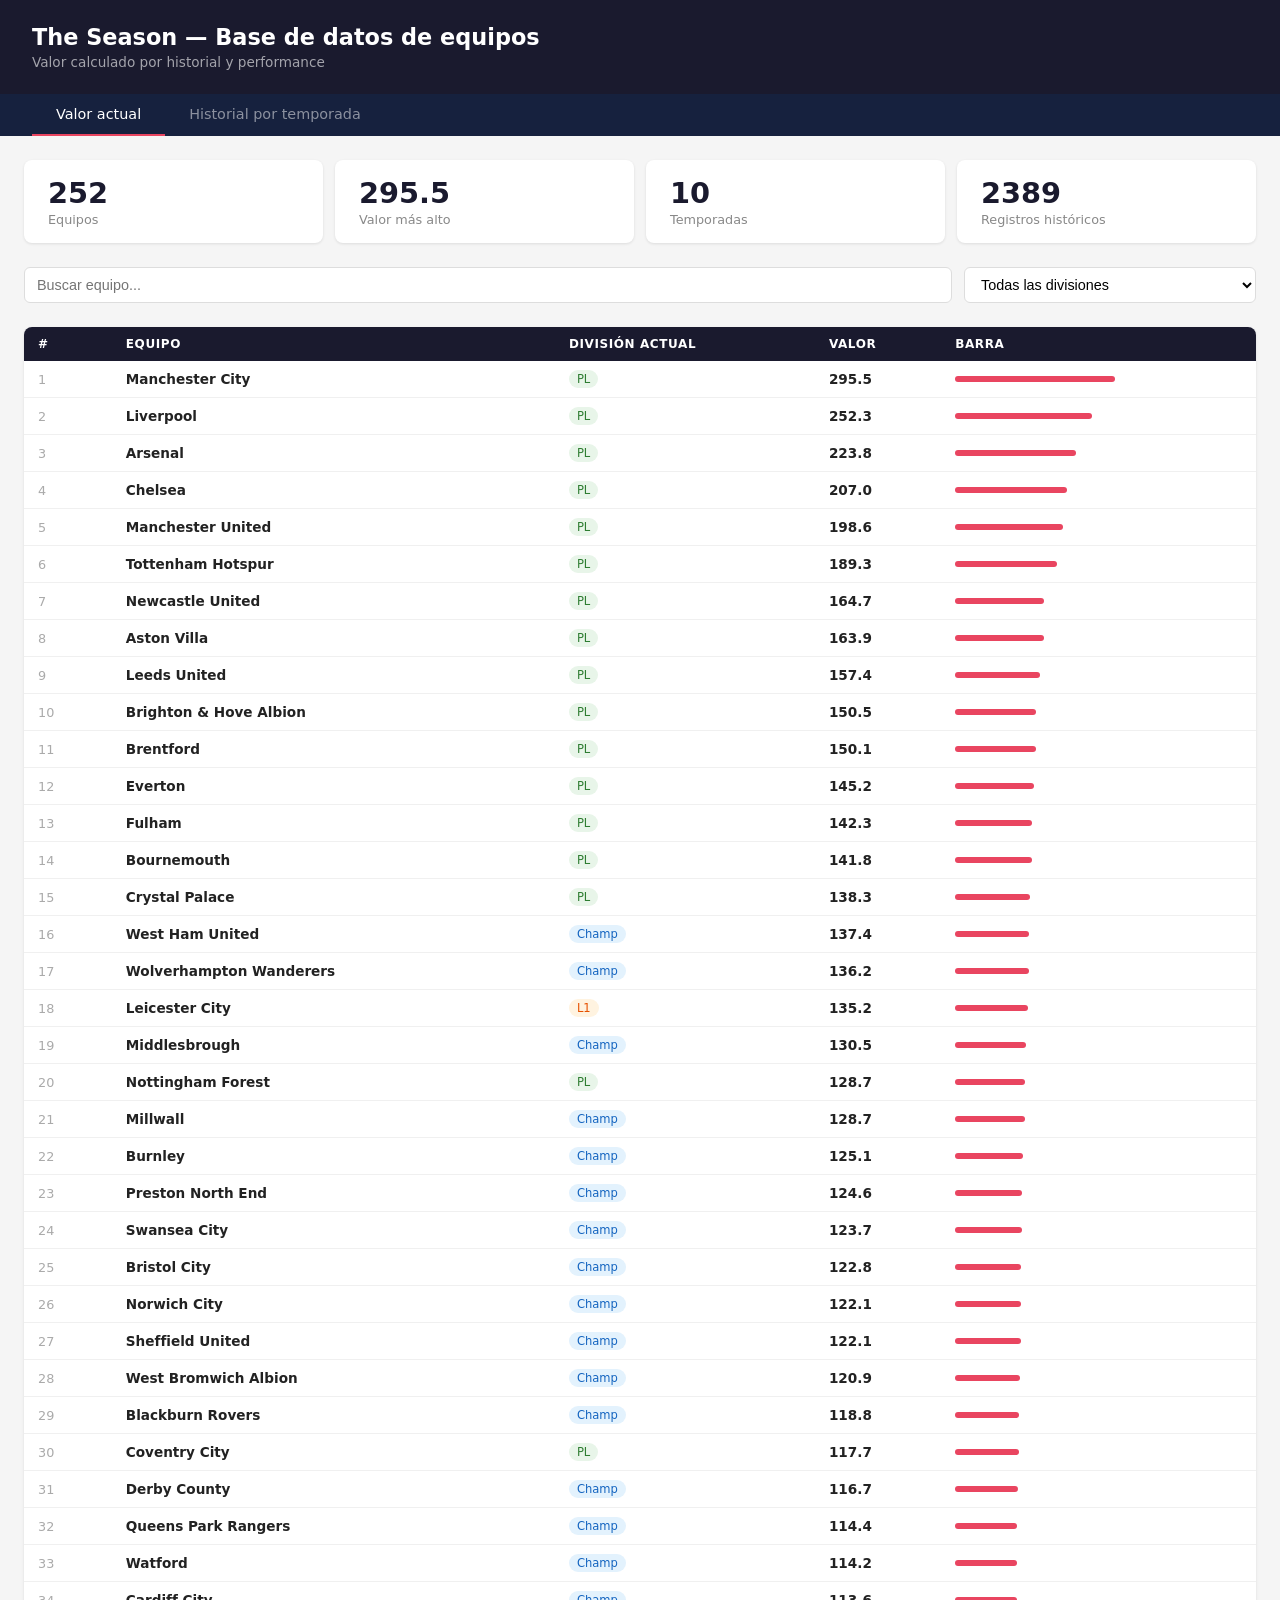
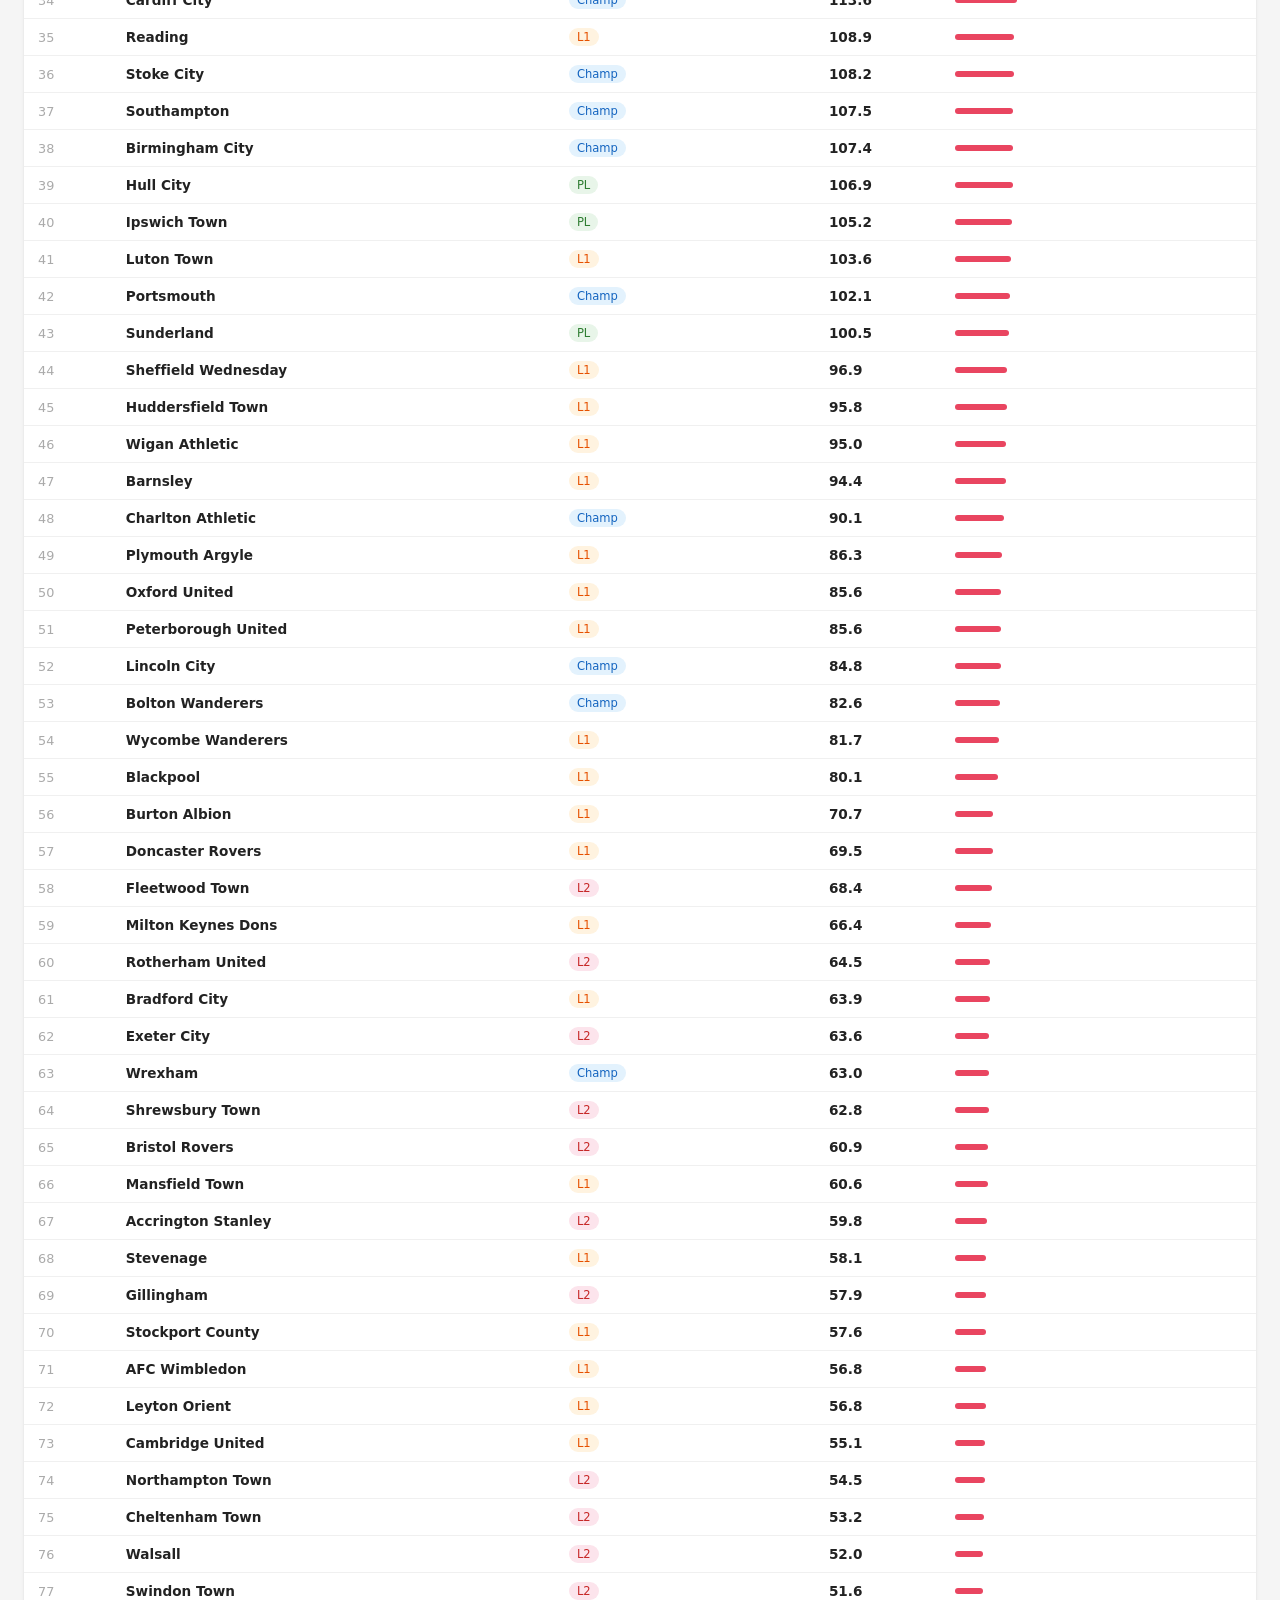
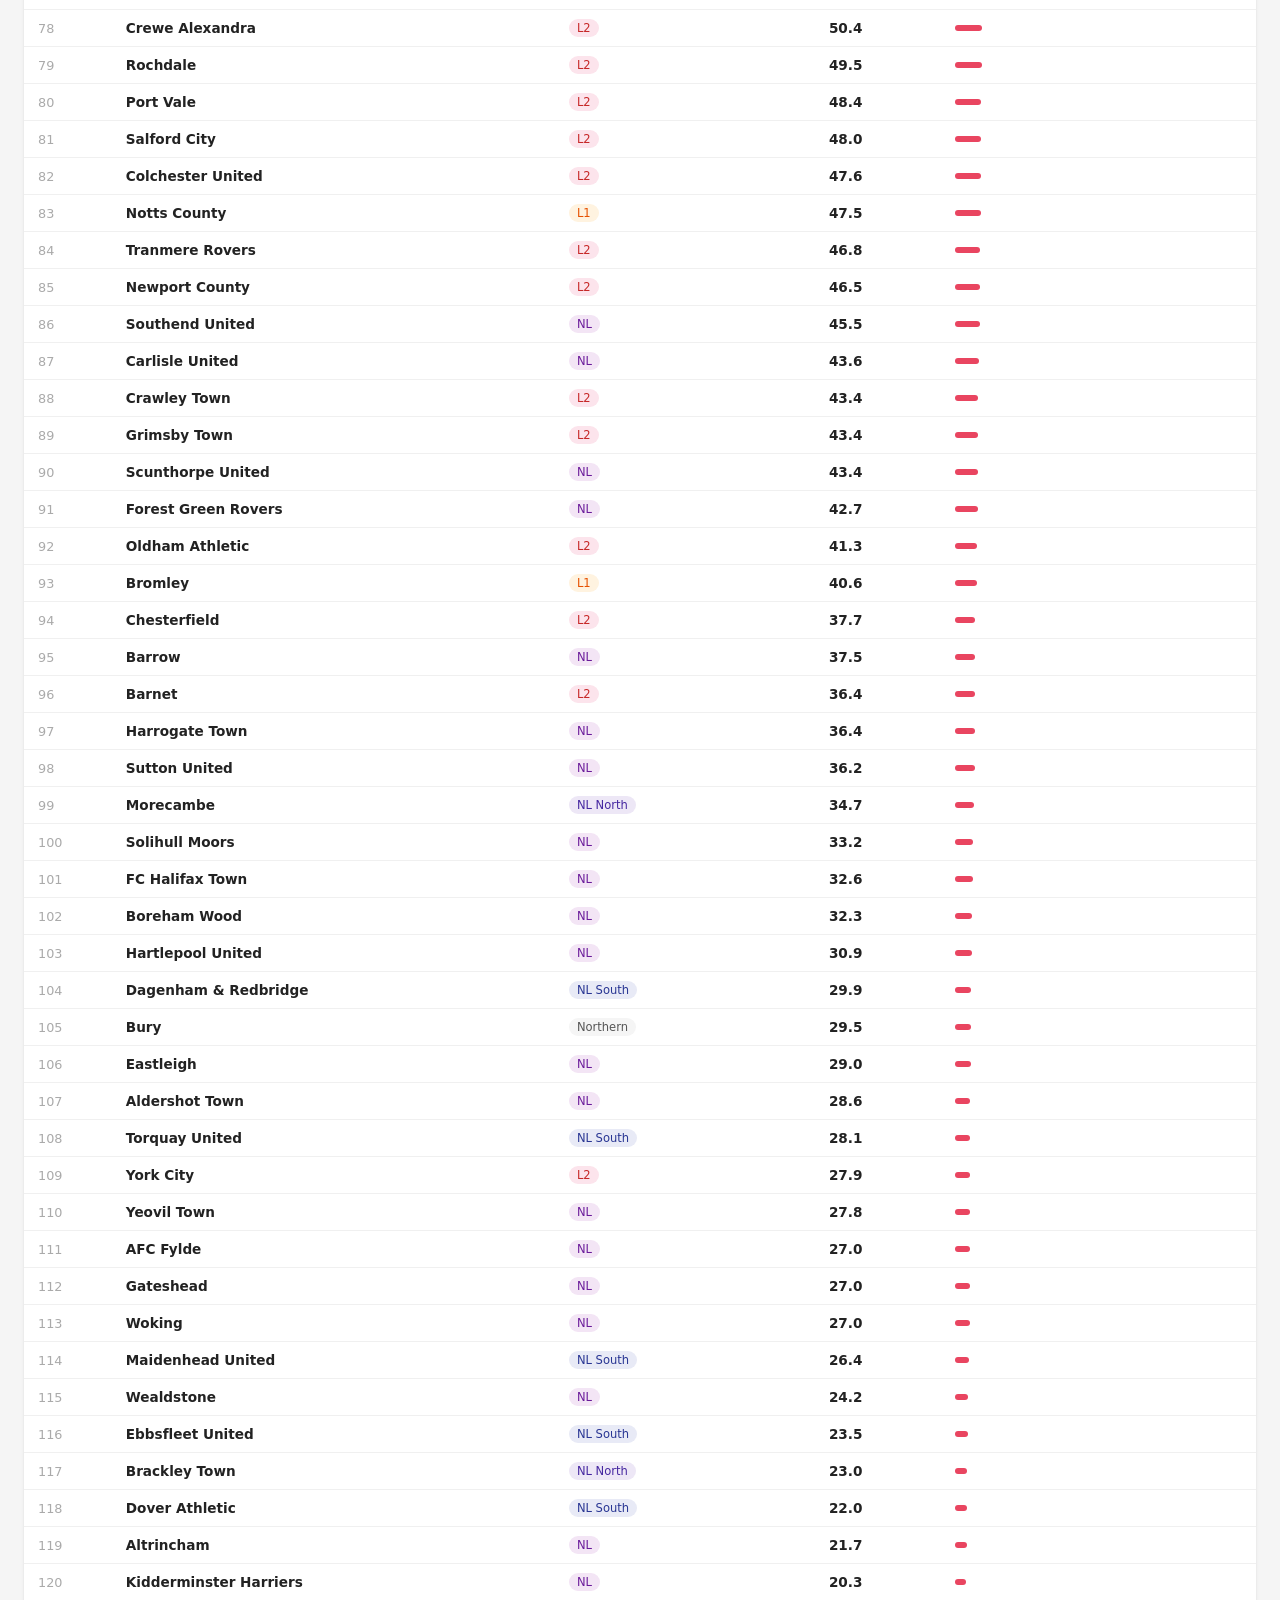
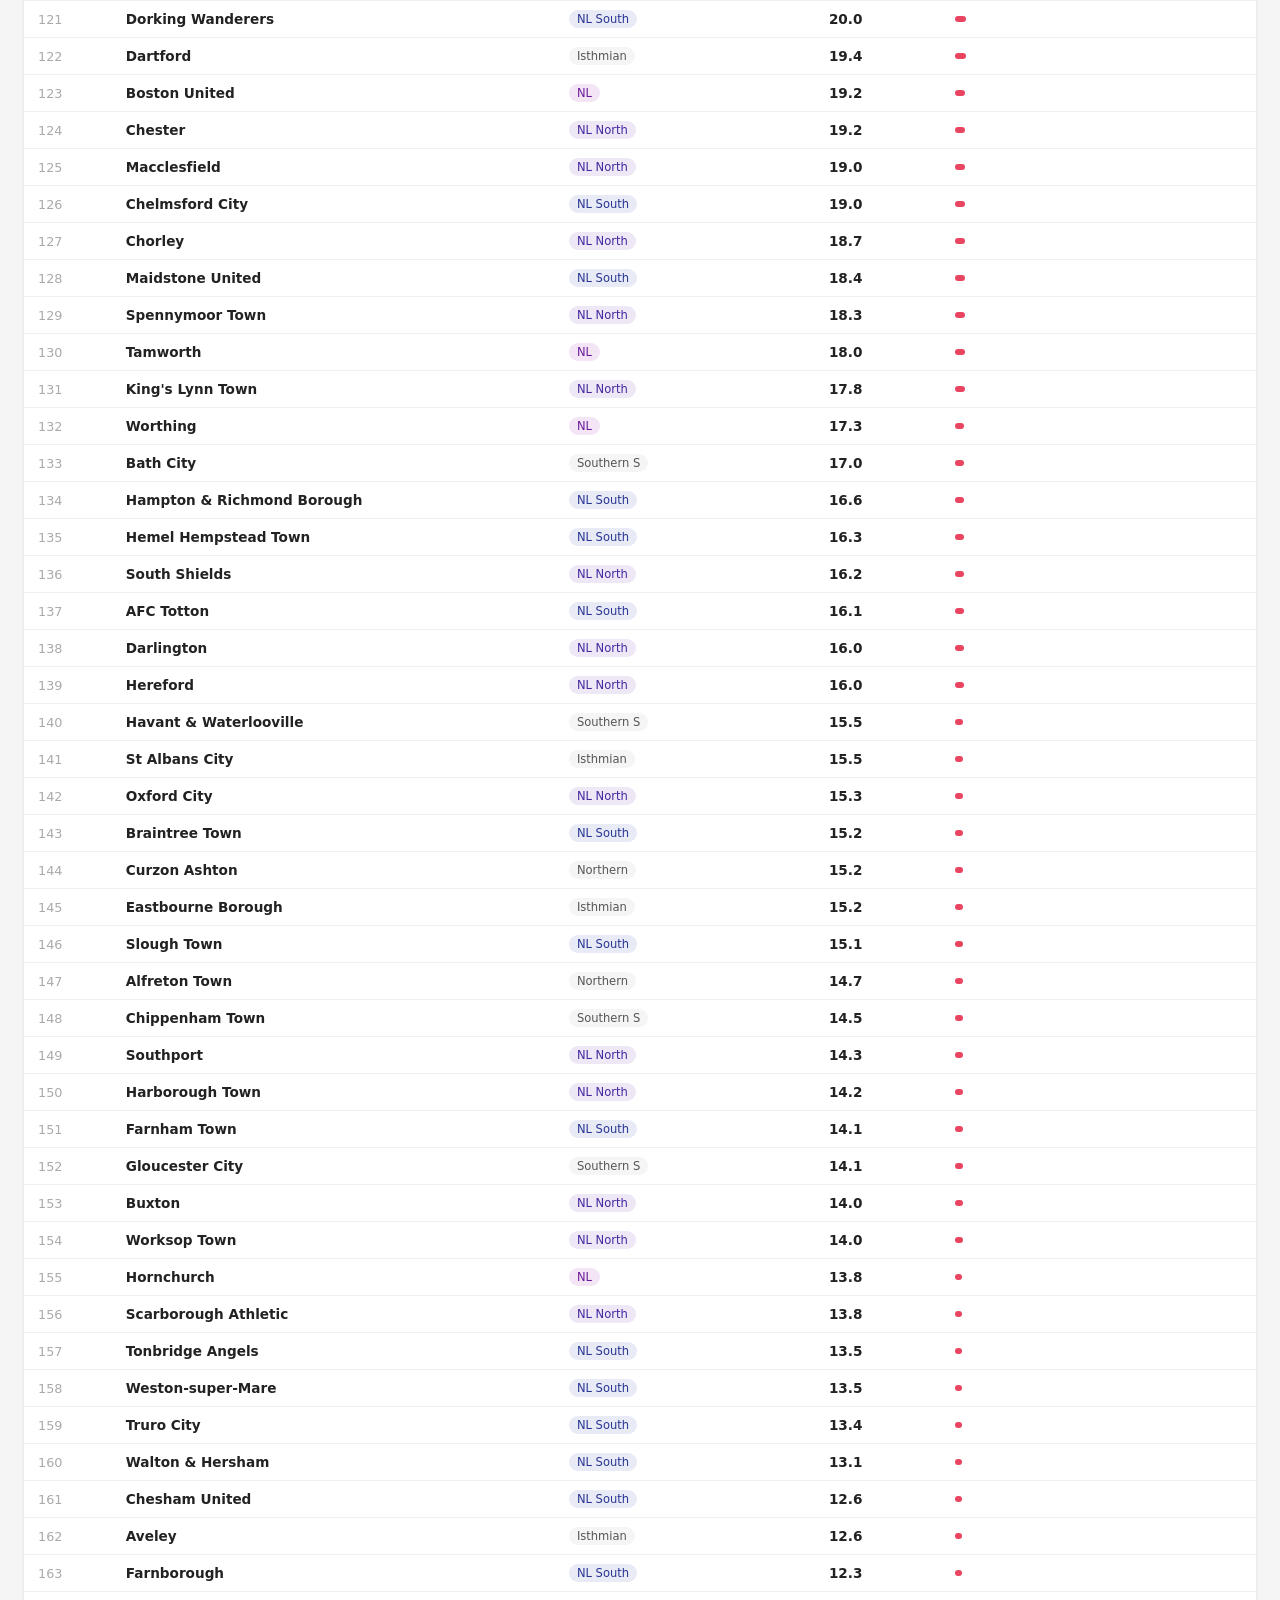
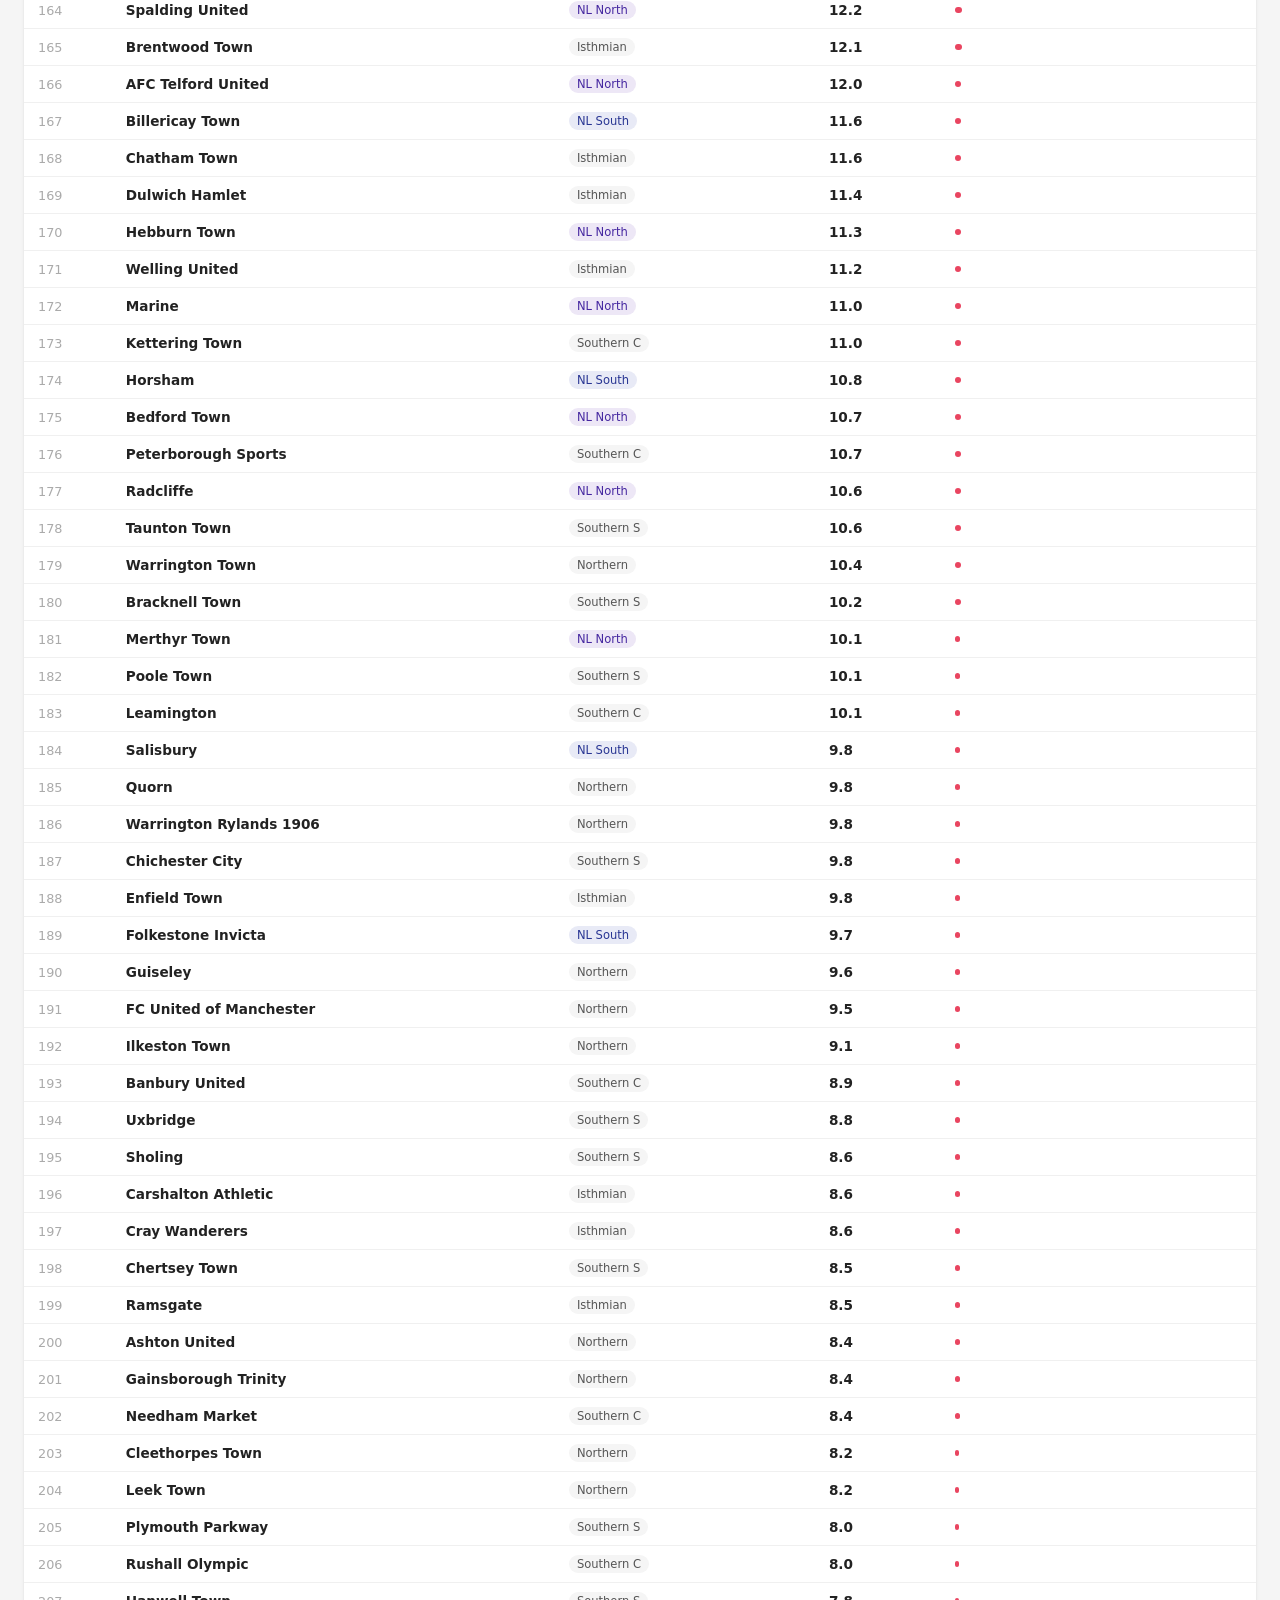
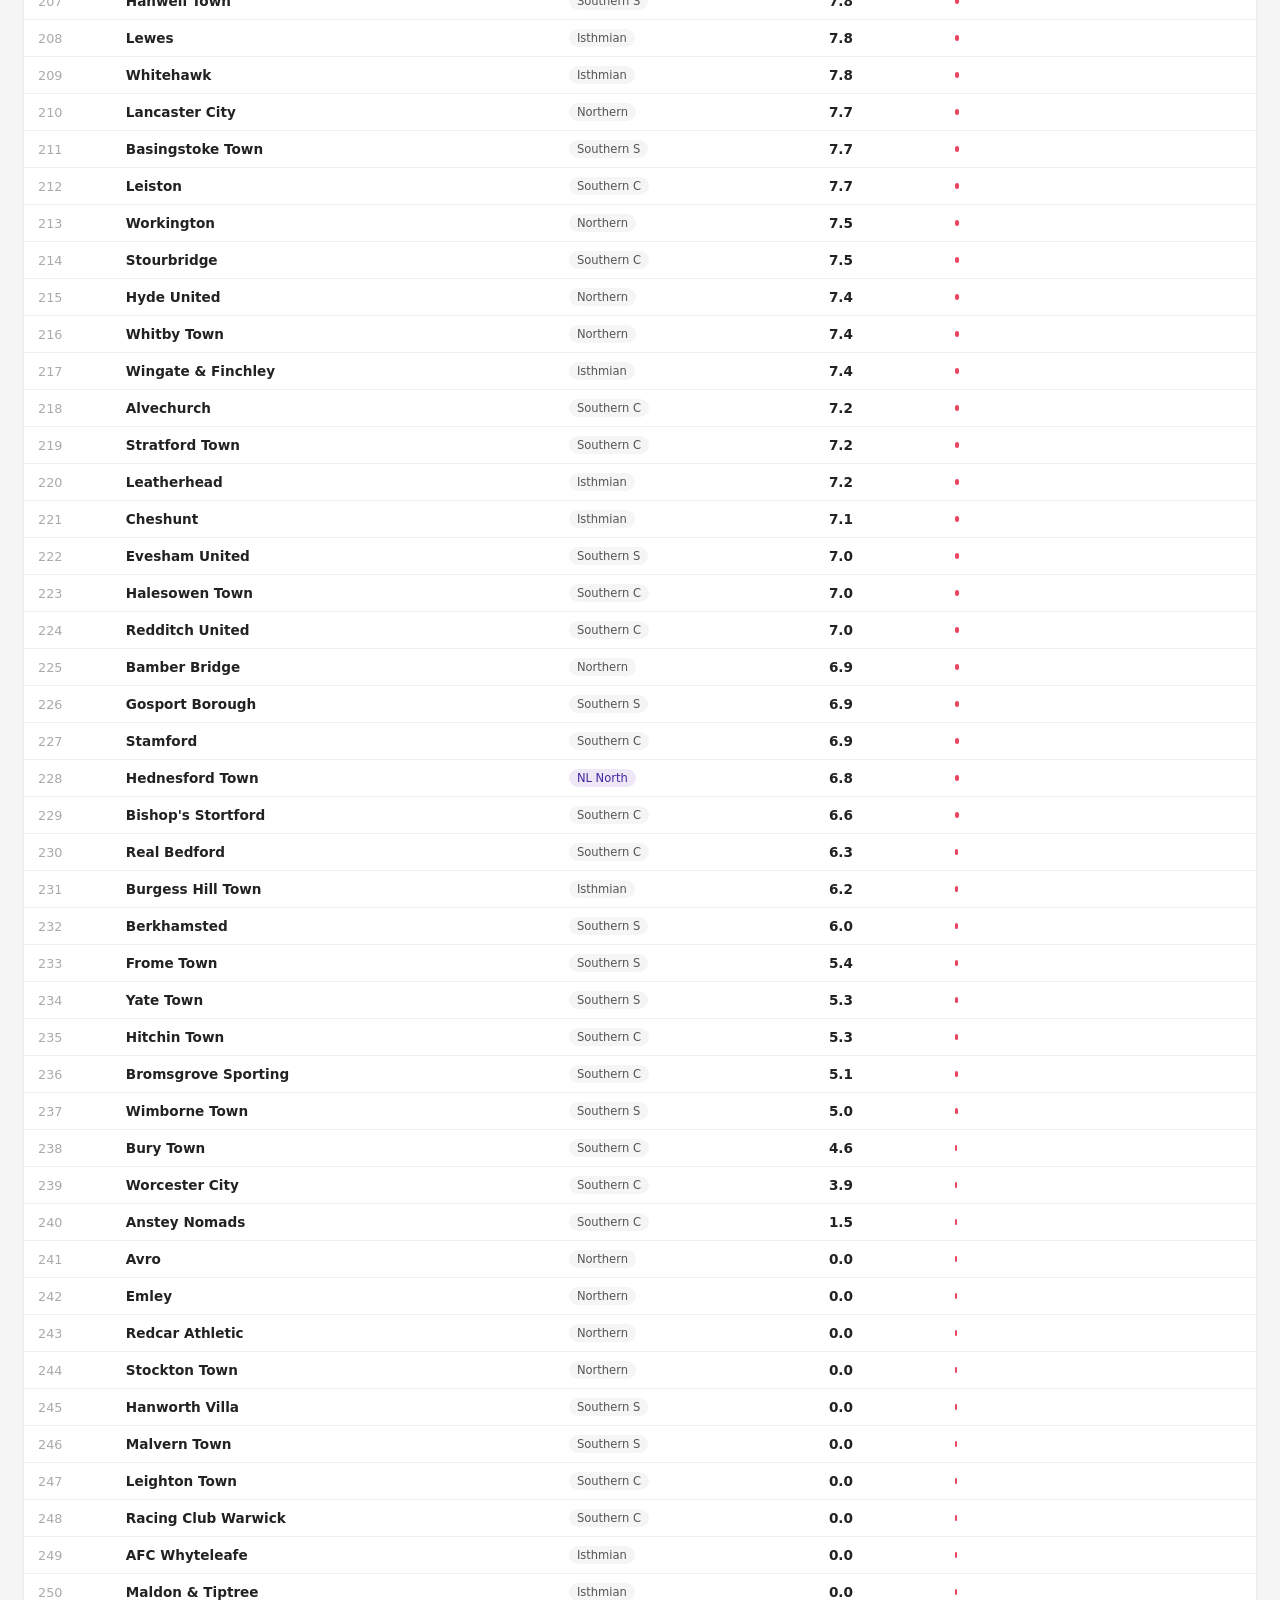
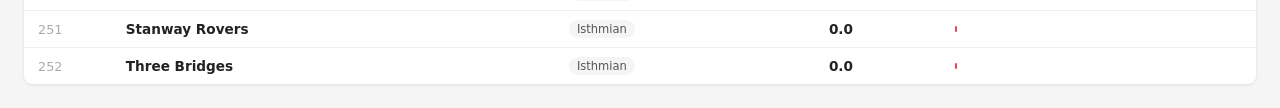
<file: ver_db1.html>
<!DOCTYPE html>
<html lang="es">
<head>
  <meta charset="UTF-8">
  <meta name="viewport" content="width=device-width, initial-scale=1.0">
  <title>DB1 — Historial de equipos</title>
  <style>
    * { box-sizing: border-box; margin: 0; padding: 0; }
    body { font-family: system-ui, sans-serif; background: #f5f5f5; color: #222; }
    header { background: #1a1a2e; color: white; padding: 1.5rem 2rem; }
    header h1 { font-size: 1.4rem; font-weight: 600; }
    header p { font-size: 0.85rem; opacity: 0.6; margin-top: 4px; }
    .tabs { display: flex; background: #16213e; padding: 0 2rem; }
    .tab { padding: 0.75rem 1.5rem; cursor: pointer; color: rgba(255,255,255,0.5); font-size: 0.9rem; border-bottom: 2px solid transparent; }
    .tab.active { color: white; border-bottom-color: #e94560; }
    .container { padding: 1.5rem; width: 100%; max-width: 100%; margin: 0 auto; }
    .filters { display: flex; gap: 12px; margin-bottom: 1.5rem; flex-wrap: wrap; }
    input, select { padding: 8px 12px; border: 1px solid #ddd; border-radius: 6px; font-size: 0.9rem; background: white; }
    input { flex: 1; min-width: 200px; }
    table { width: 100%; border-collapse: collapse; background: white; border-radius: 8px; overflow: hidden; box-shadow: 0 1px 3px rgba(0,0,0,0.1); font-size: 0.85rem; }
    th { background: #1a1a2e; color: white; padding: 10px 14px; text-align: left; font-size: 0.75rem; text-transform: uppercase; letter-spacing: 0.05em; cursor: pointer; user-select: none; white-space: nowrap; }
    th:hover { background: #16213e; }
    td { padding: 9px 14px; border-bottom: 1px solid #f0f0f0; white-space: nowrap; }
    tr:last-child td { border-bottom: none; }
    tr:hover td { background: #fafafa; }
    .badge { display: inline-block; padding: 2px 8px; border-radius: 99px; font-size: 0.72rem; font-weight: 500; }
    .badge-pl { background: #e8f5e9; color: #2e7d32; }
    .badge-ch { background: #e3f2fd; color: #1565c0; }
    .badge-l1 { background: #fff3e0; color: #e65100; }
    .badge-l2 { background: #fce4ec; color: #c62828; }
    .badge-nl { background: #f3e5f5; color: #6a1b9a; }
    .badge-nln { background: #ede7f6; color: #4527a0; }
    .badge-nls { background: #e8eaf6; color: #283593; }
    .badge-other { background: #f5f5f5; color: #555; }
    .badge-nodata { background: #fff8e1; color: #f57f17; }
    .value-bar { display: flex; align-items: center; gap: 8px; }
    .bar { height: 6px; border-radius: 3px; background: #e94560; min-width: 2px; }
    .stats-row { display: grid; grid-template-columns: repeat(auto-fit, minmax(150px, 1fr)); gap: 12px; margin-bottom: 1.5rem; }
    .stat { background: white; border-radius: 8px; padding: 1rem 1.5rem; box-shadow: 0 1px 3px rgba(0,0,0,0.1); }
    .stat-val { font-size: 1.8rem; font-weight: 600; color: #1a1a2e; }
    .stat-label { font-size: 0.8rem; color: #888; margin-top: 2px; }
    .rank-num { color: #aaa; font-size: 0.8rem; font-weight: 500; }
    .hidden { display: none; }
    .pivot-wrap { overflow-x: auto; width: 100%; }
    .pivot-wrap table { min-width: 100%; width: max-content; }
    .pivot-wrap td:first-child { position: sticky; left: 0; background: white; z-index: 1; min-width: 160px; max-width: 160px; }
    .pivot-wrap td:nth-child(2) { position: sticky; left: 160px; background: white; z-index: 1; min-width: 100px; }
    .pivot-wrap th:first-child { position: sticky; left: 0; background: #1a1a2e; z-index: 2; min-width: 160px; max-width: 160px; }
    .pivot-wrap th:nth-child(2) { position: sticky; left: 160px; background: #1a1a2e; z-index: 2; min-width: 100px; }
  </style>
</head>
<body>

<header>
  <h1>The Season — Base de datos de equipos</h1>
  <p>Valor calculado por historial y performance</p>
</header>

<div class="tabs">
  <div class="tab active" onclick="showTab('valores')">Valor actual</div>
  <div class="tab" onclick="showTab('historial')">Historial por temporada</div>
</div>

<div class="container">

  <div id="tab-valores">
    <div class="stats-row" id="stats-valores"></div>
    <div class="filters">
      <input type="text" id="search-valores" placeholder="Buscar equipo..." oninput="renderValores()">
      <select id="filter-division" onchange="renderValores()">
        <option value="">Todas las divisiones</option>
      </select>
    </div>
    <table>
      <thead>
        <tr>
          <th onclick="sortValores('rank')">#</th>
          <th onclick="sortValores('equipo')">Equipo</th>
          <th onclick="sortValores('division')">División actual</th>
          <th onclick="sortValores('valor_promedio')">Valor</th>
          <th>Barra</th>
        </tr>
      </thead>
      <tbody id="tbody-valores"></tbody>
    </table>
  </div>

  <div id="tab-historial" class="hidden">
    <div class="filters">
      <input type="text" id="search-historial" placeholder="Buscar equipo..." oninput="renderHistorial()">
      <select id="filter-division-h" onchange="renderHistorial()">
        <option value="">Todas las divisiones</option>
      </select>
    </div>
    <div class="pivot-wrap">
      <table>
        <thead><tr id="pivot-header"></tr></thead>
        <tbody id="tbody-historial"></tbody>
      </table>
    </div>
  </div>

</div>

<script>
let dataValores = [];
let dataHistorial = [];
let sortColV = 'valor_promedio', sortDirV = -1;

const DIVISION_ORDER = [
  { label: "1 — Premier League", value: "Premier League" },
  { label: "2 — Championship", value: "Championship" },
  { label: "3 — League One", value: "League One" },
  { label: "4 — League Two", value: "League Two" },
  { label: "5 — National League", value: "National League" },
  { label: "6 — National League North", value: "National League North" },
  { label: "6 — National League South", value: "National League South" },
  { label: "7 — Northern Premier Division", value: "Northern Premier Division" },
  { label: "7 — Southern League Premier Central", value: "Southern League Premier Central" },
  { label: "7 — Southern League Premier South", value: "Southern League Premier South" },
  { label: "7 — Isthmian League Premier Division", value: "Isthmian League Premier Division" },
];

function divBadge(div) {
  const map = {
    "Premier League": "badge-pl", "Championship": "badge-ch",
    "League One": "badge-l1", "League Two": "badge-l2",
    "National League": "badge-nl", "National League North": "badge-nln",
    "National League South": "badge-nls",
  };
  const short = {
    "Premier League": "PL", "Championship": "Champ", "League One": "L1",
    "League Two": "L2", "National League": "NL", "National League North": "NL North",
    "National League South": "NL South", "Northern Premier Division": "Northern",
    "Southern League Premier Central": "Southern C", "Southern League Premier South": "Southern S",
    "Isthmian League Premier Division": "Isthmian",
  };
  if (!div || div === 'Sin datos') return `<span class="badge badge-nodata">—</span>`;
  return `<span class="badge ${map[div] || 'badge-other'}">${short[div] || div}</span>`;
}

function parseCSV(text) {
  const lines = text.trim().split('\n');
  const headers = lines[0].split(',').map(h => h.trim());
  return lines.slice(1).map(line => {
    const vals = [];
    let cur = '', inQ = false;
    for (let c of line) {
      if (c === '"') inQ = !inQ;
      else if (c === ',' && !inQ) { vals.push(cur.trim()); cur = ''; }
      else cur += c;
    }
    vals.push(cur.trim());
    const obj = {};
    headers.forEach((h, i) => obj[h] = (vals[i] || '').trim());
    return obj;
  });
}

async function loadData() {
  try {
    const [r1, r2, r3] = await Promise.all([
      fetch('data/db1_valores.csv'),
      fetch('data/db1_historial.csv'),
      fetch('data/division_actual.csv')
    ]);
    const [t1, t2, t3] = await Promise.all([r1.text(), r2.text(), r3.text()]);

    dataHistorial = parseCSV(t2).map(d => ({ ...d, posicion: parseInt(d.posicion) || 0 }));

    const valoresMap = {};
    parseCSV(t1).forEach(d => { valoresMap[d.equipo] = parseFloat(d.valor_promedio) || 0; });

    dataValores = parseCSV(t3).map((d, i) => ({
      equipo: d.equipo,
      division: d.division_actual,
      valor_promedio: valoresMap[d.equipo] || 0,
      rank: i + 1,
    }));

    const divsEnTabla = new Set(dataValores.map(d => d.division).filter(Boolean));
    const selDiv = document.getElementById('filter-division');
    selDiv.innerHTML = '<option value="">Todas las divisiones</option>';
    DIVISION_ORDER.filter(d => divsEnTabla.has(d.value)).forEach(d => {
      selDiv.innerHTML += `<option value="${d.value}">${d.label}</option>`;
    });

    const divsh = [...new Set(dataValores.map(d => d.division))].filter(Boolean);
    const selDivH = document.getElementById('filter-division-h');
    selDivH.innerHTML = '<option value="">Todas las divisiones</option>';
    DIVISION_ORDER.filter(d => divsh.includes(d.value)).forEach(d => {
      selDivH.innerHTML += `<option value="${d.value}">${d.label}</option>`;
    });

    const maxVal = Math.max(...dataValores.map(d => d.valor_promedio));
    document.getElementById('stats-valores').innerHTML = `
      <div class="stat"><div class="stat-val">${dataValores.length}</div><div class="stat-label">Equipos</div></div>
      <div class="stat"><div class="stat-val">${maxVal.toFixed(1)}</div><div class="stat-label">Valor más alto</div></div>
      <div class="stat"><div class="stat-val">${[...new Set(dataHistorial.map(d => d.temporada))].length}</div><div class="stat-label">Temporadas</div></div>
      <div class="stat"><div class="stat-val">${dataHistorial.length}</div><div class="stat-label">Registros históricos</div></div>
    `;

    renderValores();
    renderHistorial();
  } catch(e) {
    console.error(e);
    document.querySelector('.container').innerHTML = '<p style="color:red;padding:2rem">Error cargando los CSV. Corré: python -m http.server 8080</p>';
  }
}

function renderValores() {
  const search = document.getElementById('search-valores').value.toLowerCase();
  const div = document.getElementById('filter-division').value;
  const maxVal = Math.max(...dataValores.map(d => d.valor_promedio));

  let data = dataValores.filter(d =>
    (!search || d.equipo.toLowerCase().includes(search)) &&
    (!div || d.division === div)
  );
  data.sort((a, b) => (a[sortColV] > b[sortColV] ? 1 : -1) * sortDirV);

  document.getElementById('tbody-valores').innerHTML = data.map((d, i) => `
    <tr>
      <td><span class="rank-num">${i + 1}</span></td>
      <td><strong>${d.equipo}</strong></td>
      <td>${divBadge(d.division)}</td>
      <td><strong>${d.valor_promedio.toFixed(1)}</strong></td>
      <td><div class="value-bar"><div class="bar" style="width:${Math.round(d.valor_promedio / maxVal * 160)}px"></div></div></td>
    </tr>
  `).join('');
}

function renderHistorial() {
  const search = document.getElementById('search-historial').value.toLowerCase();
  const div = document.getElementById('filter-division-h').value;

  const temporadas = [...new Set(dataHistorial.map(d => d.temporada))].sort();

  let equipos = dataValores.map(d => d.equipo);
  if (search) equipos = equipos.filter(e => e.toLowerCase().includes(search));
  if (div) equipos = equipos.filter(e => dataValores.find(d => d.equipo === e && d.division === div));

  const idx = {};
  dataHistorial.forEach(d => { idx[`${d.equipo}__${d.temporada}`] = d; });

  document.getElementById('pivot-header').innerHTML =
    `<th>Equipo</th><th>División actual</th>` +
    temporadas.map(t => `<th style="text-align:center">${t}</th>`).join('');

  document.getElementById('tbody-historial').innerHTML = equipos.map(equipo => {
    const divActual = dataValores.find(d => d.equipo === equipo)?.division || '';
    const celdas = temporadas.map(t => {
      const d = idx[`${equipo}__${t}`];
      if (!d) return `<td style="text-align:center;color:#ddd">—</td>`;
      const modVal = parseFloat(d.puntos_modificadores) || 0;
      let modTag = '';
      if (modVal > 0) modTag = `<div style="font-size:0.7rem;color:#2e7d32;font-weight:600">▲ +${modVal.toFixed(1)}</div>`;
      else if (modVal < 0) modTag = `<div style="font-size:0.7rem;color:#c62828;font-weight:600">▼ ${modVal.toFixed(1)}</div>`;
      else modTag = `<div style="font-size:0.7rem;color:#ccc">—</div>`;
      return `<td style="text-align:center">
        <div style="font-weight:500;font-size:0.85rem">${parseFloat(d.valor_temporada).toFixed(1)}</div>
        <div style="font-size:0.7rem">${divBadge(d.division)}</div>
        ${modTag}
      </td>`;
    }).join('');
    return `<tr><td><strong>${equipo}</strong></td><td>${divBadge(divActual)}</td>${celdas}</tr>`;
  }).join('');
}

function sortValores(col) {
  if (sortColV === col) sortDirV *= -1;
  else { sortColV = col; sortDirV = -1; }
  renderValores();
}

function showTab(tab) {
  document.getElementById('tab-valores').classList.toggle('hidden', tab !== 'valores');
  document.getElementById('tab-historial').classList.toggle('hidden', tab !== 'historial');
  document.querySelectorAll('.tab').forEach((t, i) =>
    t.classList.toggle('active', (i === 0) === (tab === 'valores')));
}

loadData();
</script>
</body>
</html>
</file>
